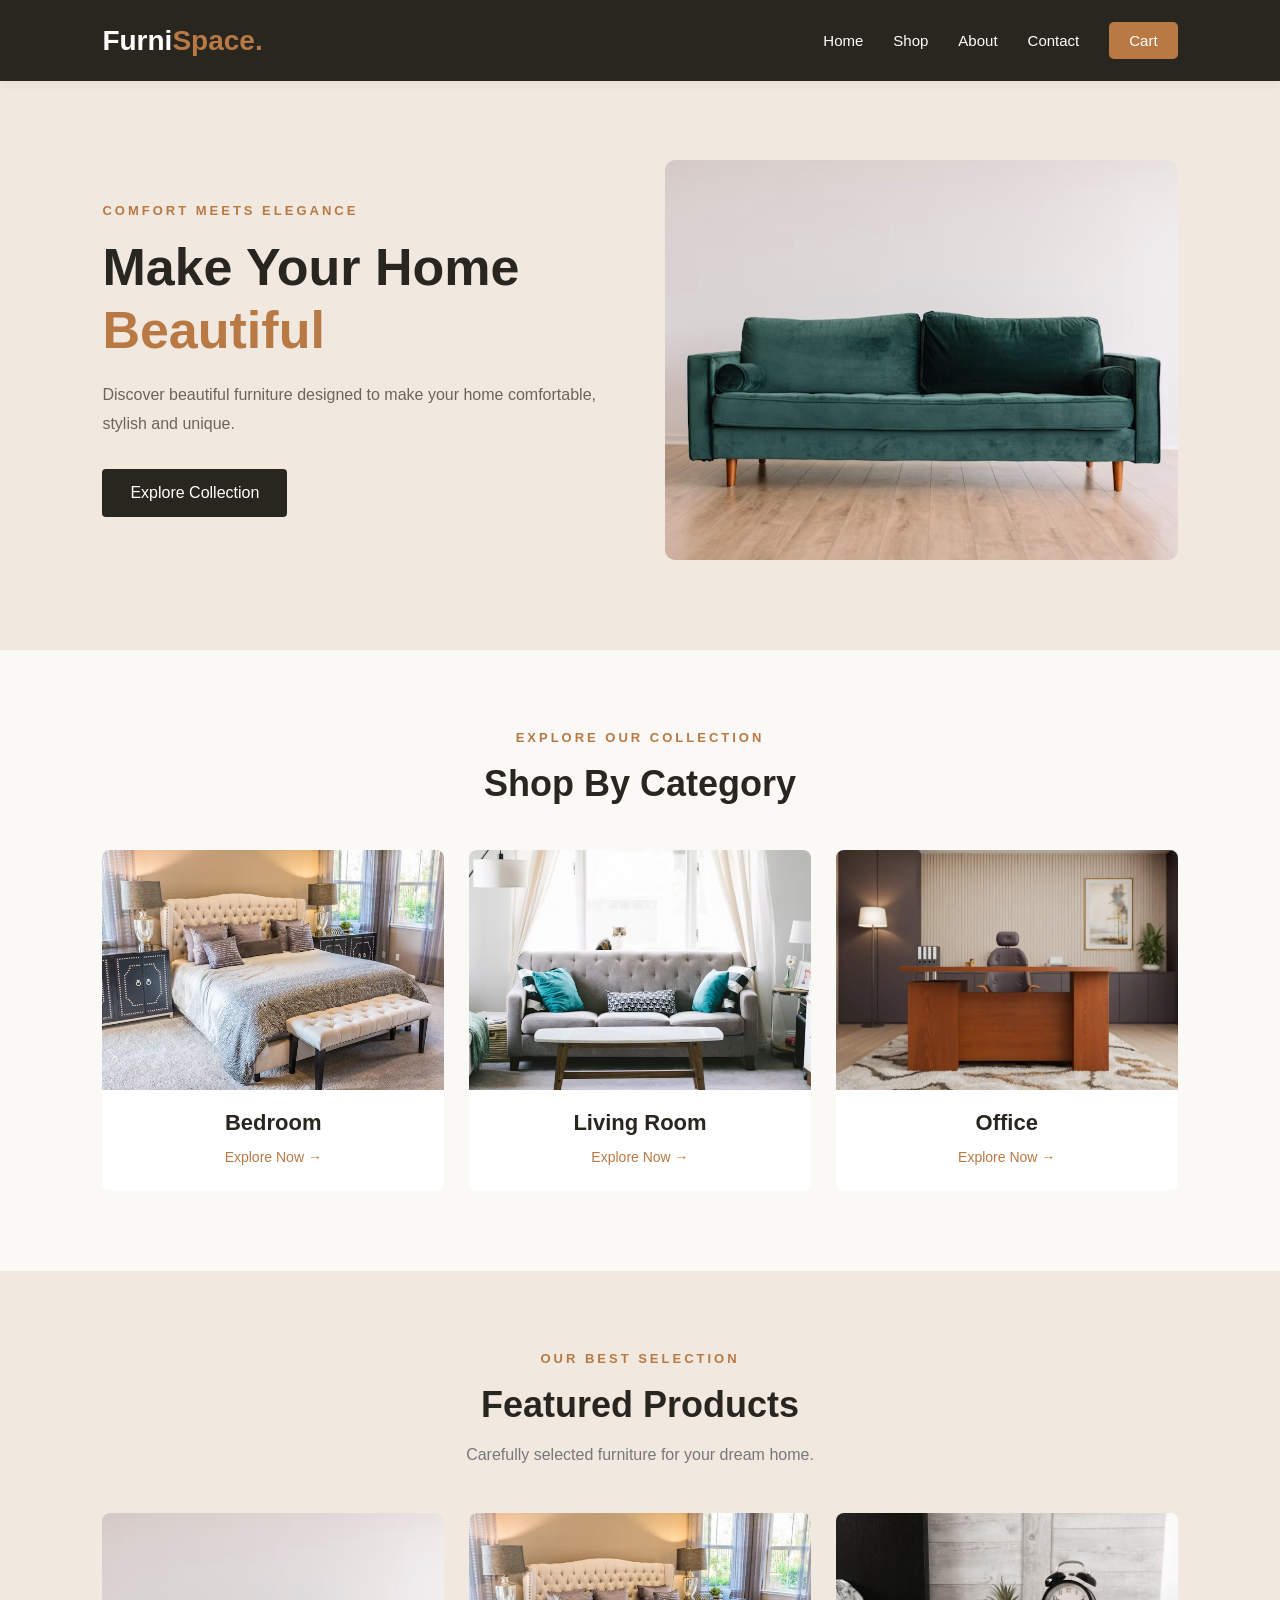
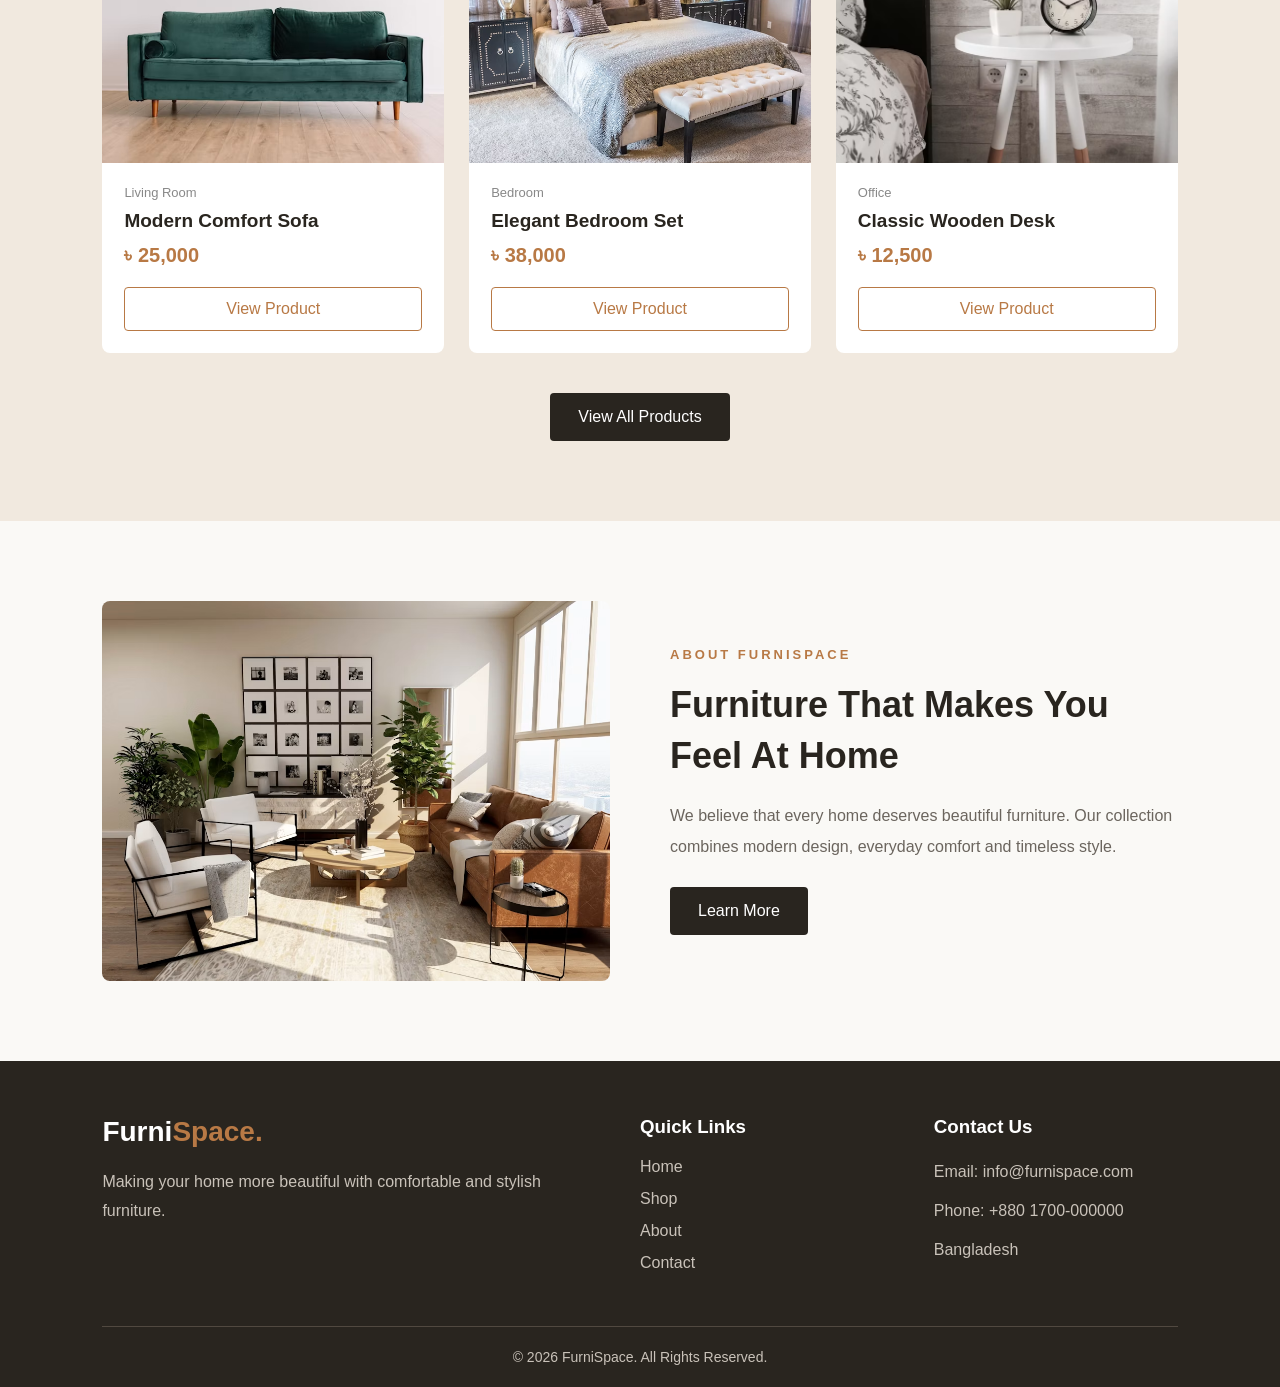
<file: index.html>
<!DOCTYPE html>
<html lang="en">
<head>
    <meta charset="UTF-8">
    <meta name="viewport" content="width=device-width, initial-scale=1.0">
    <title>FurniSpace Home</title>
    <link rel="stylesheet" href="project3.css">
    <link rel="icon" href="FurniSpace Logo.png">
</head>
<body>

    <header>
        <nav class="navbar">

            <a href="#home" class="logo">Furni<span>Space.</span></a>

            <div class="nav-links">
                <a href="#home">Home</a>
                <a href="shop.html">Shop</a>
                <a href="about.html">About</a>
                <a href="contact.html">Contact</a>
                <a href="cart.html" class="cart">Cart</a>
            </div>

        </nav>

    </header>

    <section class="hero" id="home">

        <div class="hero-content">

            <p class="subtitle">COMFORT MEETS ELEGANCE</p>

            <h1>Make Your Home <span>Beautiful</span></h1>

            <p class="hero-text">
                Discover beautiful furniture designed to make
                your home comfortable, stylish and unique.
            </p>

            <a href="shop.html#shop-products" class="btn">Explore Collection</a>

        </div>

        <div class="hero-image">
            <img src="ph1.avif" alt="">
        </div>

    </section>

    <section class="categories">

        <div class="section-title">
            <p class="subtitle">EXPLORE OUR COLLECTION</p>
            <h2>Shop By Category</h2>
        </div>

        <div class="category-container">

            <div class="category-card">
                <img src="ph2.avif" alt="">
                <h3>Bedroom</h3>
                <a href="shop.html#shop-products">Explore Now →</a>
            </div>

            <div class="category-card">
                <img src="ph3.avif" alt="">
                <h3>Living Room</h3>
                <a href="shop.html#shop-products">Explore Now →</a>
            </div>

            <div class="category-card">
                <img src="ph9.webp" alt="">
                <h3>Office</h3>
                <a href="shop.html#shop-products">Explore Now →</a>
            </div>

        </div>

    </section>

    <section class="products">

        <div class="section-title">
            <p class="subtitle">OUR BEST SELECTION</p>
            <h2>Featured Products</h2>
            <p class="description">
                Carefully selected furniture for your dream home.
            </p>
        </div>

        <div class="product-container">

            <div class="product-card">
                <img src="ph5.avif" alt="">

                <div class="product-info">
                    <p class="product-category">Living Room</p>
                    <h3>Modern Comfort Sofa</h3>
                    <p class="price">৳ 25,000</p>
                    <a href="shop.html#shop-products" class="product-btn">View Product</a>
                </div>
            </div>

            <div class="product-card">
                <img src="ph6.avif" alt="">

                <div class="product-info">
                    <p class="product-category">Bedroom</p>
                    <h3>Elegant Bedroom Set</h3>
                    <p class="price">৳ 38,000</p>
                    <a href="shop.html#shop-products" class="product-btn">View Product</a>
                </div>
            </div>

            <div class="product-card">
                <img src="ph7.avif" alt="">

                <div class="product-info">
                    <p class="product-category">Office</p>
                    <h3>Classic Wooden Desk</h3>
                    <p class="price">৳ 12,500</p>
                    <a href="shop.html#shop-products" class="product-btn">View Product</a>
                </div>
            </div>

        </div>

        <div class="view-all">
            <a href="shop.html#shop-products" class="btn">View All Products</a>
        </div>

    </section>

    <section class="about">

        <div class="about-image">
            <img src="ph8.avif" alt="">
        </div>

       <div class="about-content">
    <p class="subtitle">ABOUT FURNISPACE</p>

    <h2>Furniture That Makes You Feel At Home</h2>

    <p class="about-text">
        We believe that every home deserves beautiful
        furniture. Our collection combines modern design,
        everyday comfort and timeless style.
    </p>

    <a href="about.html" class="btn">Learn More</a>

        </div>

    </section>

    <footer>

        <div class="footer-container">

            <div class="footer-about">
                <a href="index.html" class="logo">Furni<span>Space.</span></a>

                <p>
                    Making your home more beautiful with
                    comfortable and stylish furniture.
                </p>
            </div>

            <div class="footer-links">
                <h3>Quick Links</h3>
                <a href="#home">Home</a>
                <a href="shop.html">Shop</a>
                <a href="about.html">About</a>
                <a href="contact.html">Contact</a>
            </div>

            <div class="footer-contact">
                <h3>Contact Us</h3>
                <p>Email: info@furnispace.com</p>
                <p>Phone: +880 1700-000000</p>
                <p>Bangladesh</p>
            </div>

        </div>

        <div class="copyright">
            <p>© 2026 FurniSpace. All Rights Reserved.</p>
        </div>

    </footer>

</body>
</html>
</file>
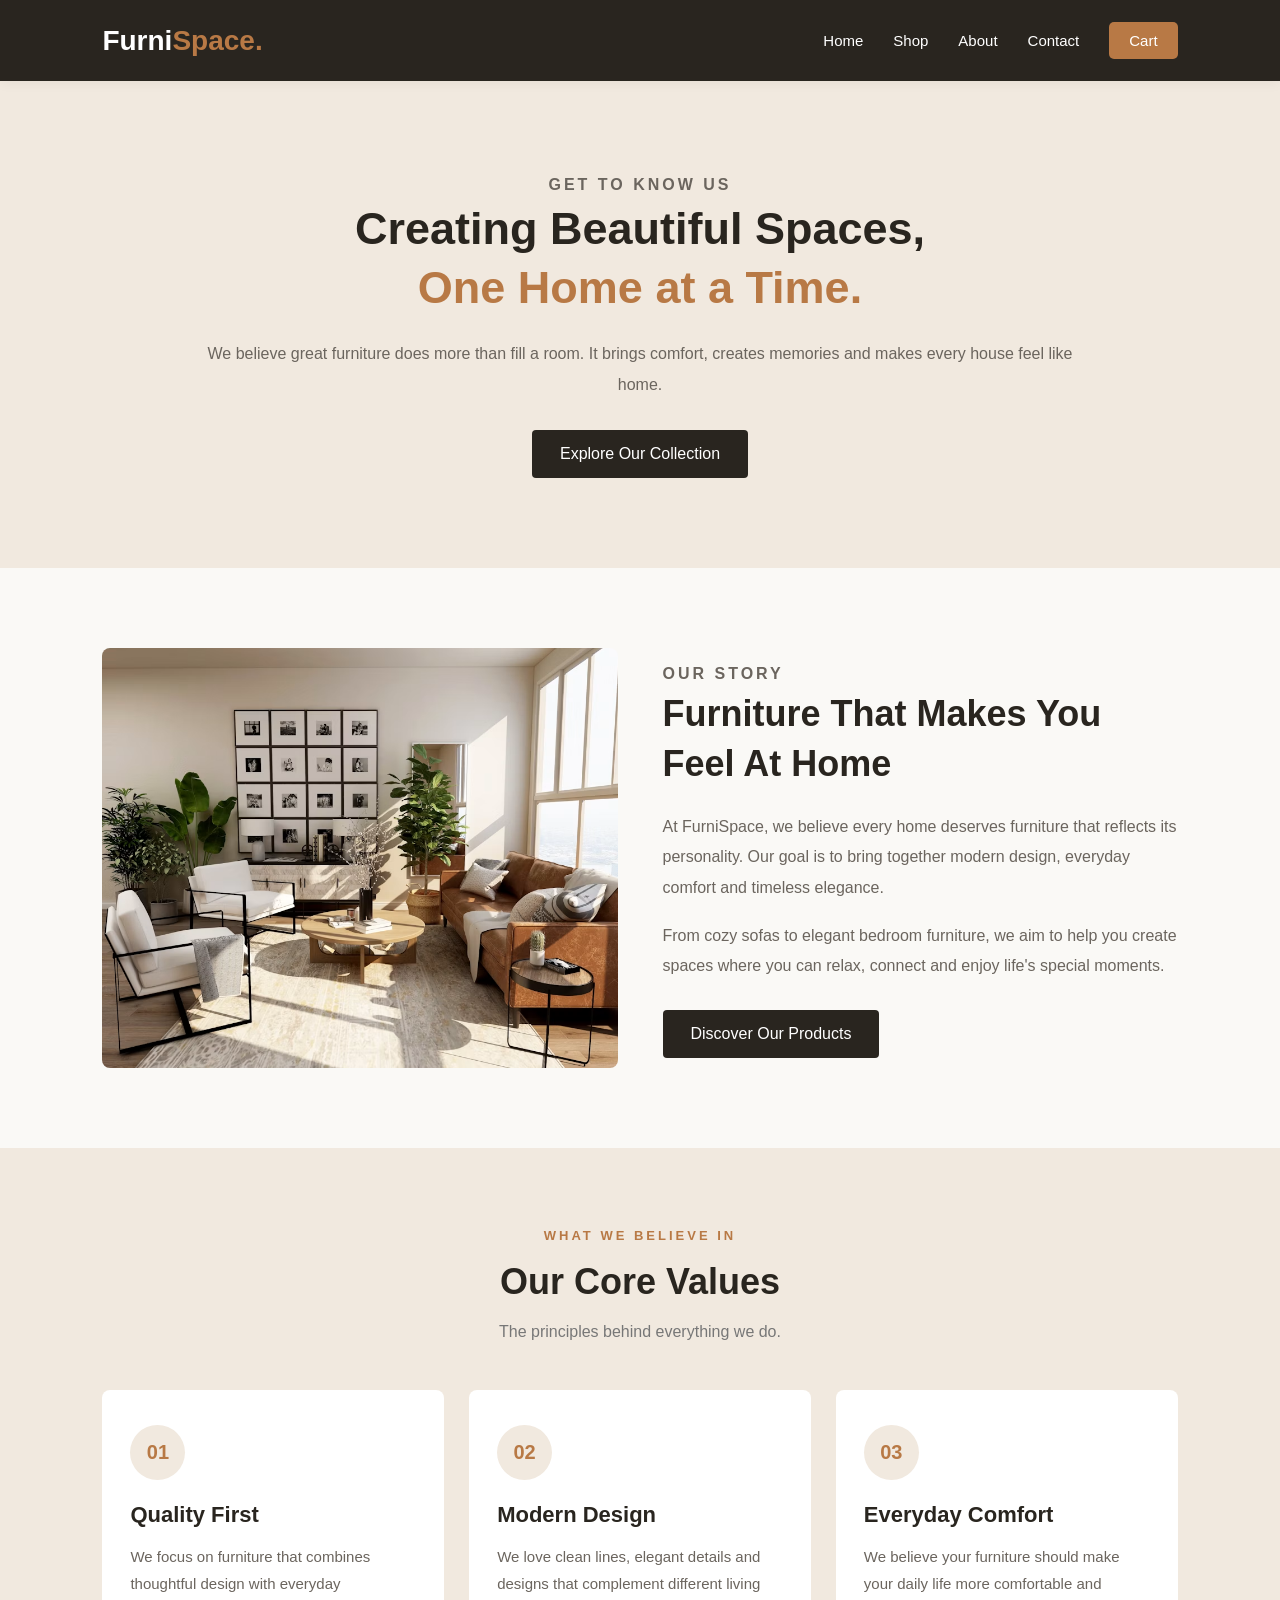
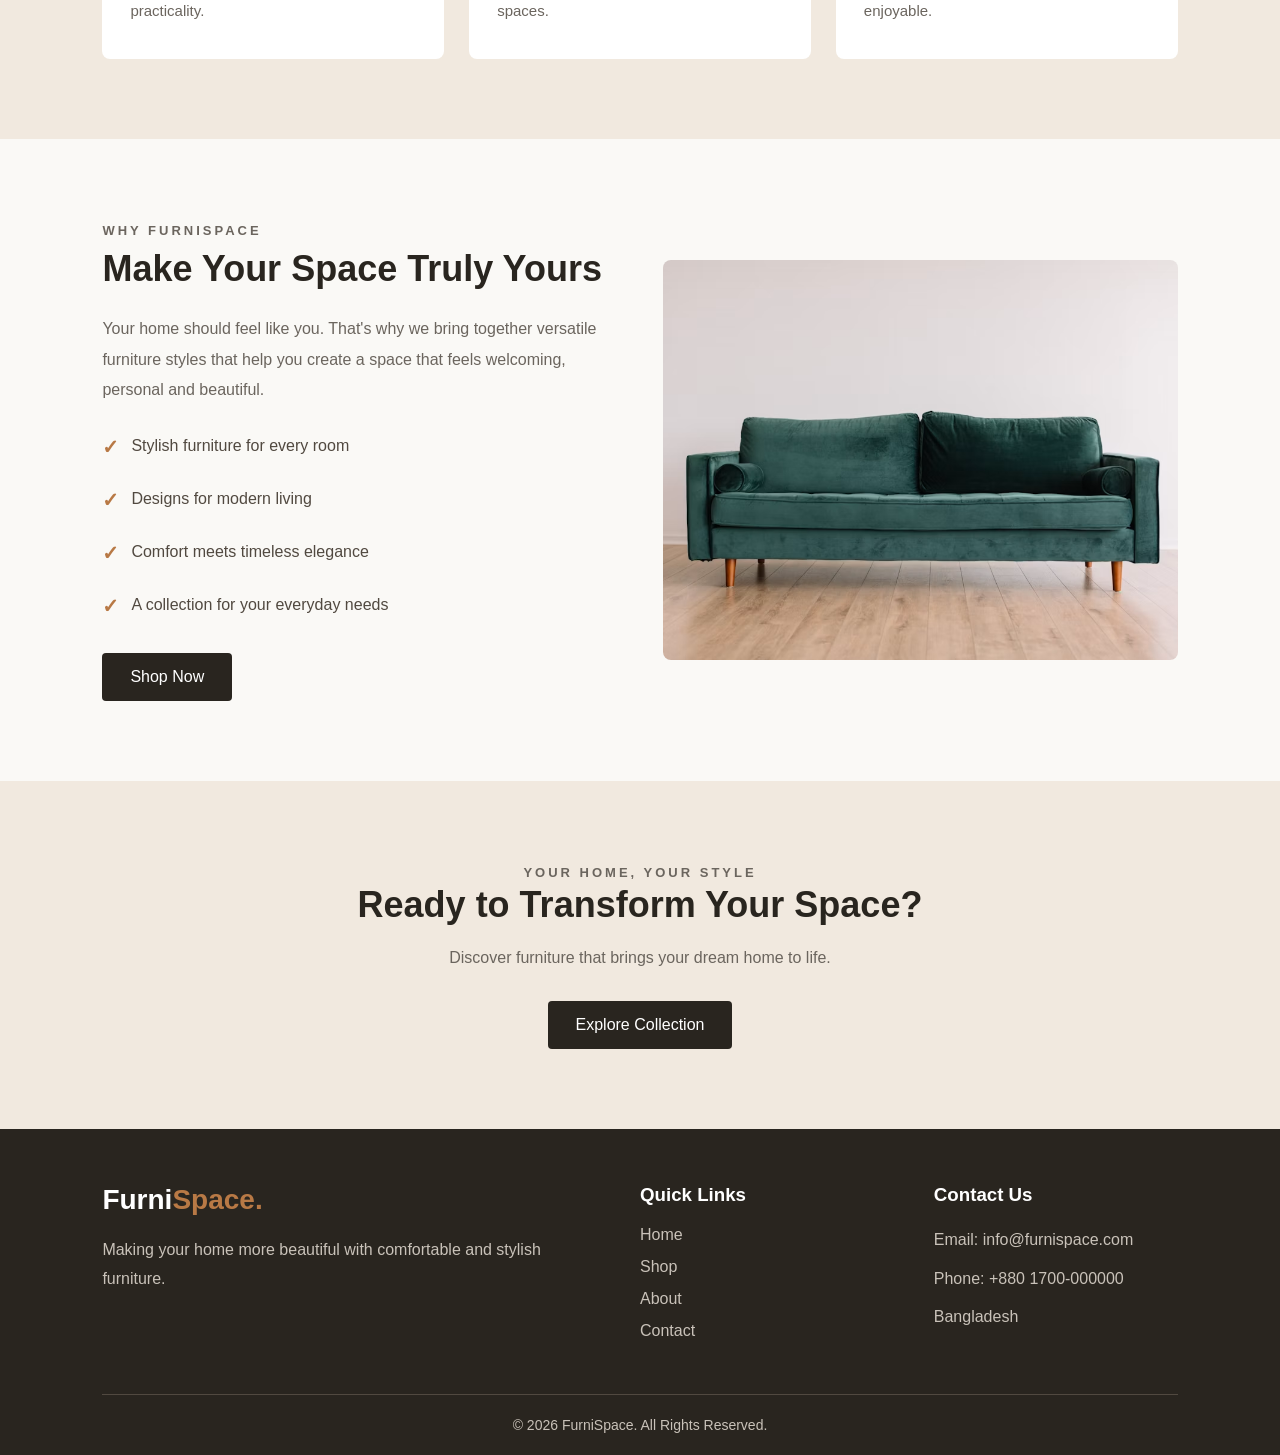
<file: about.html>
<!DOCTYPE html>
<html lang="en">
<head>
    <meta charset="UTF-8">
    <meta name="viewport" content="width=device-width, initial-scale=1.0">
    <title>FurniSpace About</title>
    <link rel="stylesheet" href="project3.css">
    <link rel="stylesheet" href="about.css">
    <link rel="icon" href="FurniSpace Logo.png">
</head>
<body>

    <header>
        <nav class="navbar">

            <a href="index.html" class="logo">Furni<span>Space.</span></a>

            <div class="nav-links">
                <a href="index.html">Home</a>
                <a href="shop.html">Shop</a>
                <a href="#about">About</a>
                <a href="contact.html">Contact</a>
                <a href="cart.html" class="cart">Cart</a>
            </div>

        </nav>

    </header>

    <section class="about-banner" id="about">

        <div class="about-banner-content">

            <p class="subtitle">GET TO KNOW US</p>

            <h1>Creating Beautiful Spaces, <span>One Home at a Time.</span></h1>

            <p>
                We believe great furniture does more than fill a room.
                It brings comfort, creates memories and makes every
                house feel like home.
            </p>

            <a href="shop.html#shop-products" class="btn">Explore Our Collection</a>

        </div>

    </section>

    <section class="our-story">

        <div class="story-image">
            <img src="ph8.avif" alt="Beautiful modern furniture interior">
        </div>

        <div class="story-content">

            <p class="subtitle">OUR STORY</p>

            <h2>Furniture That Makes You Feel At Home</h2>

            <p>
                At FurniSpace, we believe every home deserves furniture
                that reflects its personality. Our goal is to bring
                together modern design, everyday comfort and timeless
                elegance.
            </p>

            <p>
                From cozy sofas to elegant bedroom furniture, we aim
                to help you create spaces where you can relax, connect
                and enjoy life's special moments.
            </p>

            <a href="shop.html#shop-products" class="btn">Discover Our Products</a>

        </div>

    </section>

    <section class="our-values">

        <div class="section-title">

            <p class="subtitle">WHAT WE BELIEVE IN</p>

            <h2>Our Core Values</h2>

            <p class="description">
                The principles behind everything we do.
            </p>

        </div>

        <div class="values-container">

            <div class="value-card">

                <div class="value-icon">01</div>

                <h3>Quality First</h3>

                <p>
                    We focus on furniture that combines thoughtful
                    design with everyday practicality.
                </p>

            </div>

            <div class="value-card">

                <div class="value-icon">02</div>

                <h3>Modern Design</h3>

                <p>
                    We love clean lines, elegant details and designs
                    that complement different living spaces.
                </p>

            </div>

            <div class="value-card">

                <div class="value-icon">03</div>

                <h3>Everyday Comfort</h3>

                <p>
                    We believe your furniture should make your daily
                    life more comfortable and enjoyable.
                </p>

            </div>

        </div>

    </section>

    <section class="why-us">

        <div class="why-content">

            <p class="subtitle">WHY FURNISPACE</p>

            <h2>Make Your Space Truly Yours</h2>

            <p>
                Your home should feel like you. That's why we bring
                together versatile furniture styles that help you
                create a space that feels welcoming, personal and
                beautiful.
            </p>

            <div class="why-points">
                <p><span>✓</span> Stylish furniture for every room</p>
                <p><span>✓</span> Designs for modern living</p>
                <p><span>✓</span> Comfort meets timeless elegance</p>
                <p><span>✓</span> A collection for your everyday needs</p>
            </div>

            <a href="shop.html#shop-products" class="btn">Shop Now</a>

        </div>

        <div class="why-image">

            <img src="ph1.avif" alt="Elegant furniture in a modern home">

        </div>

    </section>

    <section class="about-cta">

        <p class="subtitle">YOUR HOME, YOUR STYLE</p>

        <h2>Ready to Transform Your Space?</h2>

        <p>
            Discover furniture that brings your dream home to life.
        </p>

        <a href="shop.html#shop-products" class="btn">Explore Collection</a>

    </section>

    <footer>

        <div class="footer-container">

            <div class="footer-about">

                <a href="index.html" class="logo">Furni<span>Space.</span></a>

                <p>
                    Making your home more beautiful with
                    comfortable and stylish furniture.
                </p>

            </div>

            <div class="footer-links">
                <h3>Quick Links</h3>
                <a href="index.html">Home</a>
                <a href="shop.html">Shop</a>
                <a href="#about">About</a>
                <a href="contact.html">Contact</a>
            </div>

            <div class="footer-contact">
                <h3>Contact Us</h3>
                <p>Email: info@furnispace.com</p>
                <p>Phone: +880 1700-000000</p>
                <p>Bangladesh</p>
            </div>

        </div>

        <div class="copyright">

            <p>© 2026 FurniSpace. All Rights Reserved.</p>

        </div>

    </footer>

</body>
</html>
</file>
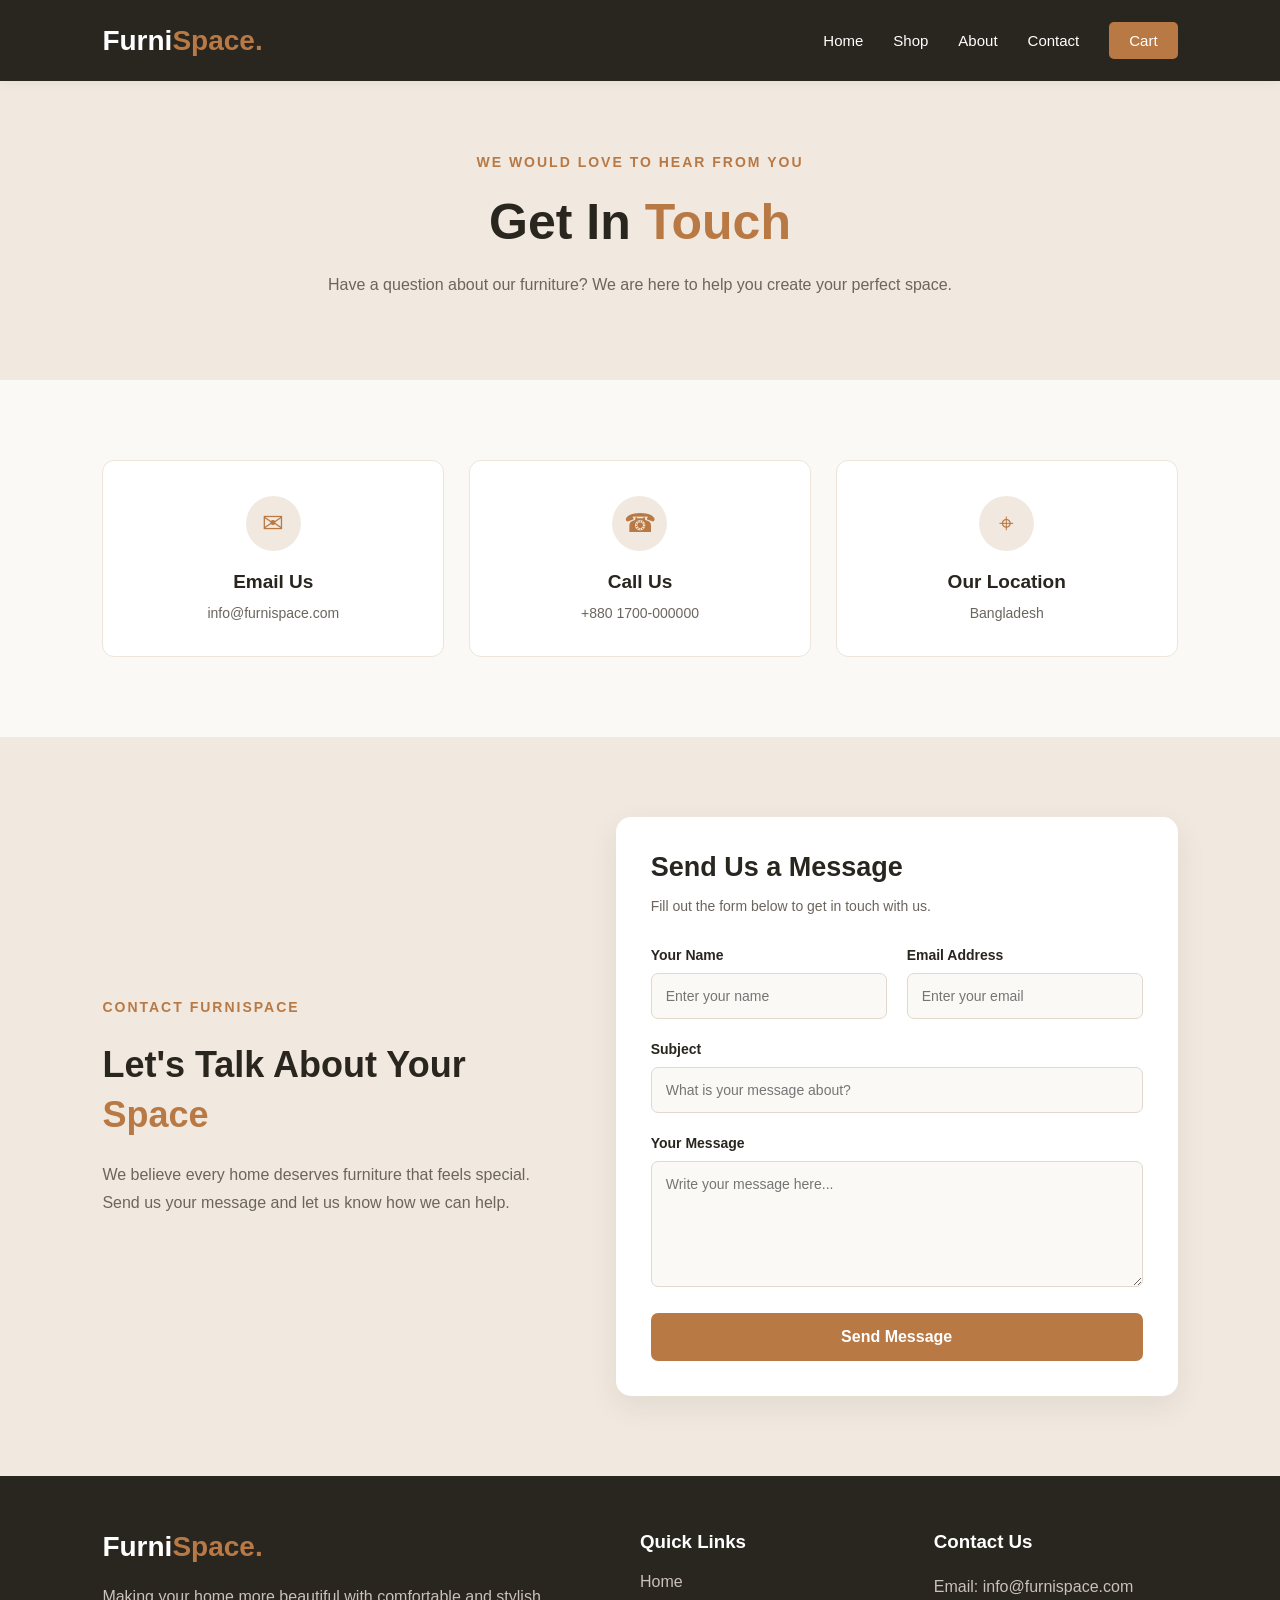
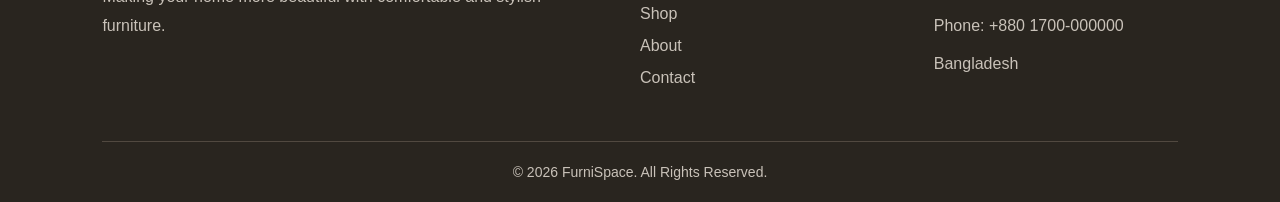
<file: contact.html>
<!DOCTYPE html>
<html lang="en">
<head>
    <meta charset="UTF-8">
    <meta name="viewport" content="width=device-width, initial-scale=1.0">
    <title>FurniSpace Contact</title>
    <link rel="stylesheet" href="project3.css">
    <link rel="stylesheet" href="contact.css">
    <link rel="icon" href="FurniSpace Logo.png">
</head>
<body>

    <header>
        <nav class="navbar">

            <a href="index.html" class="logo">Furni<span>Space.</span></a>

            <div class="nav-links">
                <a href="index.html">Home</a>
                <a href="shop.html">Shop</a>
                <a href="about.html">About</a>
                <a href="#contact">Contact</a>
                <a href="cart.html" class="cart">Cart</a>
            </div>

        </nav>

    </header>

    <section class="contact-banner" id="contact">
        <p class="subtitle">WE WOULD LOVE TO HEAR FROM YOU</p>

        <h1>Get In <span>Touch</span></h1>

        <p>
            Have a question about our furniture?
            We are here to help you create your perfect space.
        </p>
    </section>

    <section class="contact-info">

        <div class="contact-info-card">
            <div class="contact-icon">✉</div>
            <h3>Email Us</h3>
            <p>info@furnispace.com</p>
        </div>

        <div class="contact-info-card">
            <div class="contact-icon">☎</div>
            <h3>Call Us</h3>
            <p>+880 1700-000000</p>
        </div>

        <div class="contact-info-card">
            <div class="contact-icon">⌖</div>
            <h3>Our Location</h3>
            <p>Bangladesh</p>
        </div>

    </section>

    <section class="contact-section">

        <div class="contact-content">

            <div class="contact-text">
                <p class="subtitle">CONTACT FURNISPACE</p>

                <h2>Let's Talk About Your <span>Space</span></h2>

                <p>
                    We believe every home deserves furniture
                    that feels special. Send us your message
                    and let us know how we can help.
                </p>
            </div>

            <div class="contact-form-box">

                <h2>Send Us a Message</h2>

                <p class="form-description">
                    Fill out the form below to get in touch with us.
                </p>

                <form action="#" method="post">

                    <div class="form-row">

                        <div class="form-group">
                            <label for="name">Your Name</label>
                            <input type="text" id="name"
                                name="name"
                                placeholder="Enter your name"
                                required>
                        </div>

                        <div class="form-group">
                            <label for="email">Email Address</label>
                            <input type="email" id="email"
                                name="email"
                                placeholder="Enter your email"
                                required>
                        </div>

                    </div>

                    <div class="form-group">
                        <label for="subject">Subject</label>
                        <input type="text" id="subject"
                            name="subject"
                            placeholder="What is your message about?"
                            required>
                    </div>

                    <div class="form-group">
                        <label for="message">Your Message</label>
                        <textarea id="message"
                            name="message"
                            rows="6"
                            placeholder="Write your message here..."
                            required></textarea>
                    </div>


                    <button type="submit" class="contact-btn">
                        Send Message
                    </button>

                </form>

            </div>

        </div>

    </section>

    <footer>
        <div class="footer-container">

            <div class="footer-about">
                <a href="index.html" class="logo">Furni<span>Space.</span></a>

                <p>
                    Making your home more beautiful with
                    comfortable and stylish furniture.
                </p>
            </div>

            <div class="footer-links">
                <h3>Quick Links</h3>
                <a href="index.html">Home</a>
                <a href="shop.html">Shop</a>
                <a href="about.html">About</a>
                <a href="#contact">Contact</a>
            </div>

            <div class="footer-contact">
                <h3>Contact Us</h3>
                <p>Email: info@furnispace.com</p>
                <p>Phone: +880 1700-000000</p>
                <p>Bangladesh</p>
            </div>

        </div>

        <div class="copyright">
            <p>© 2026 FurniSpace. All Rights Reserved.</p>
        </div>

    </footer>

</body>
</html>
</file>
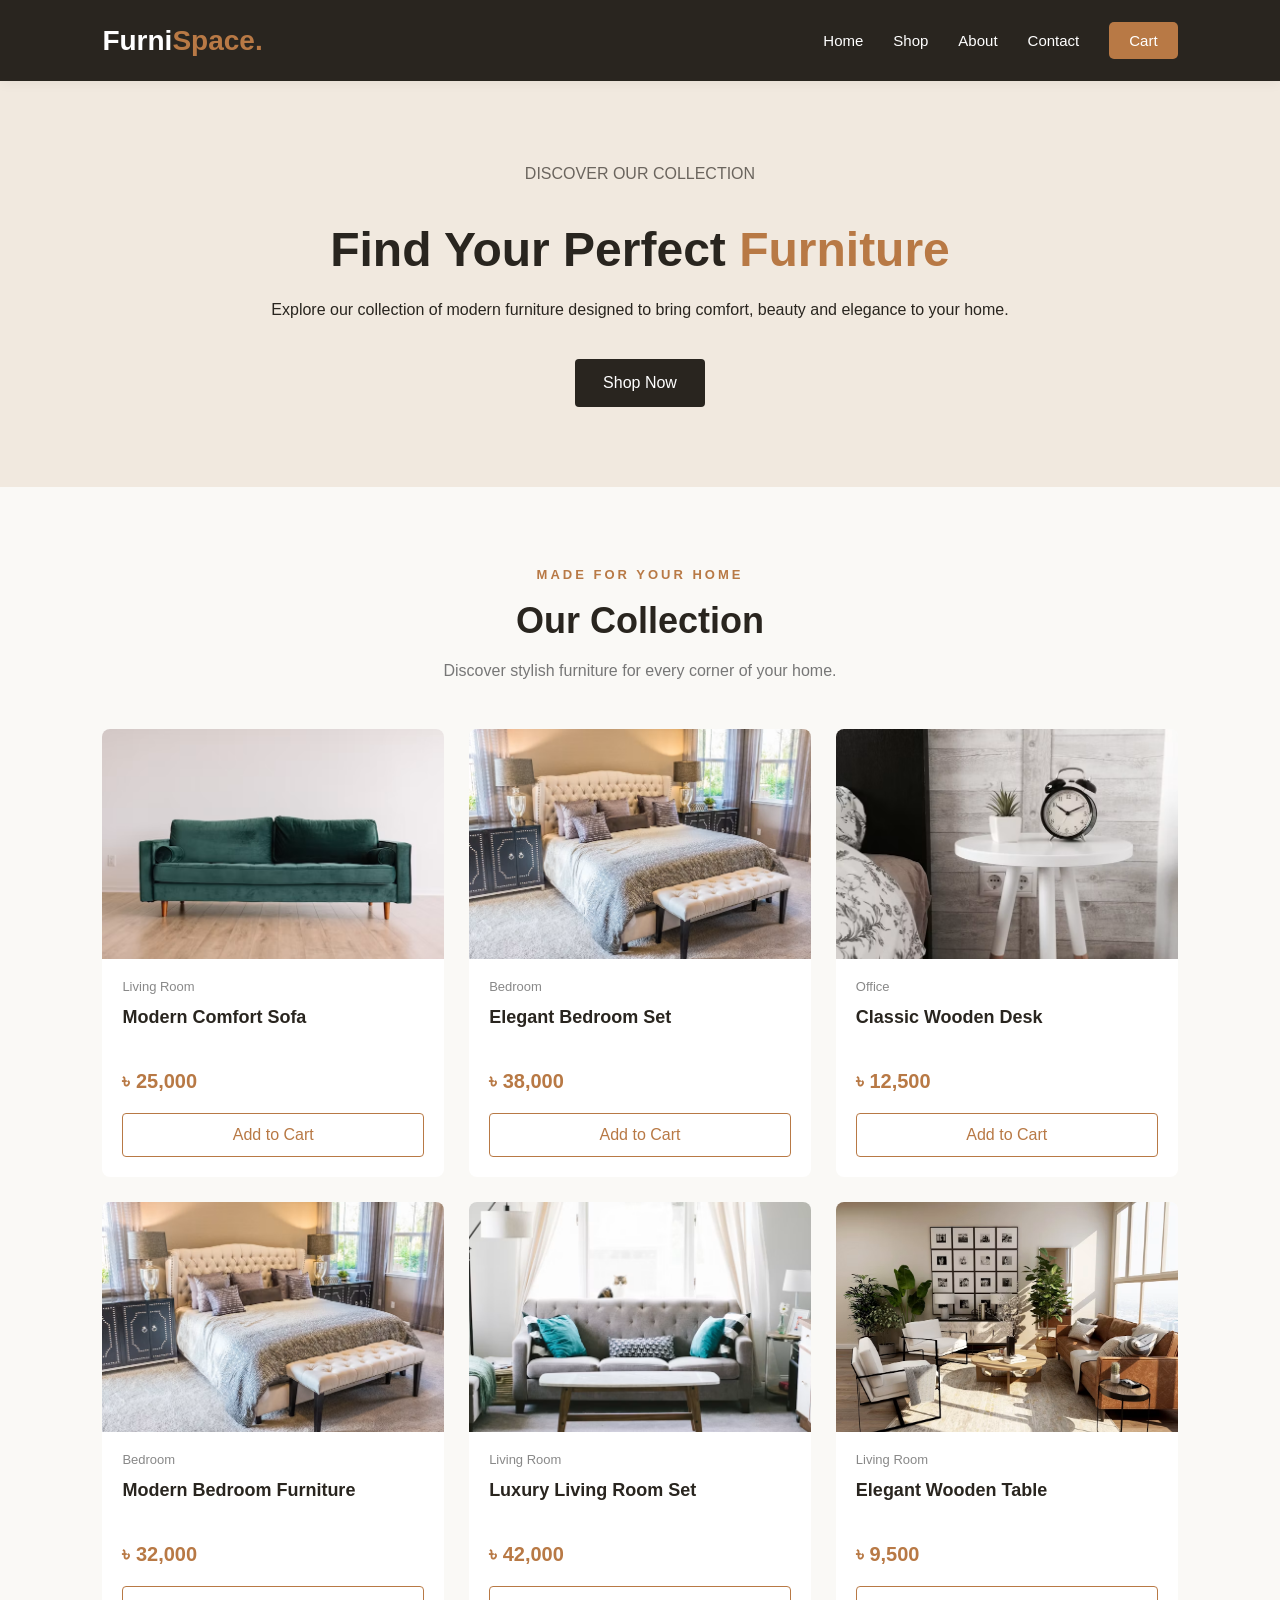
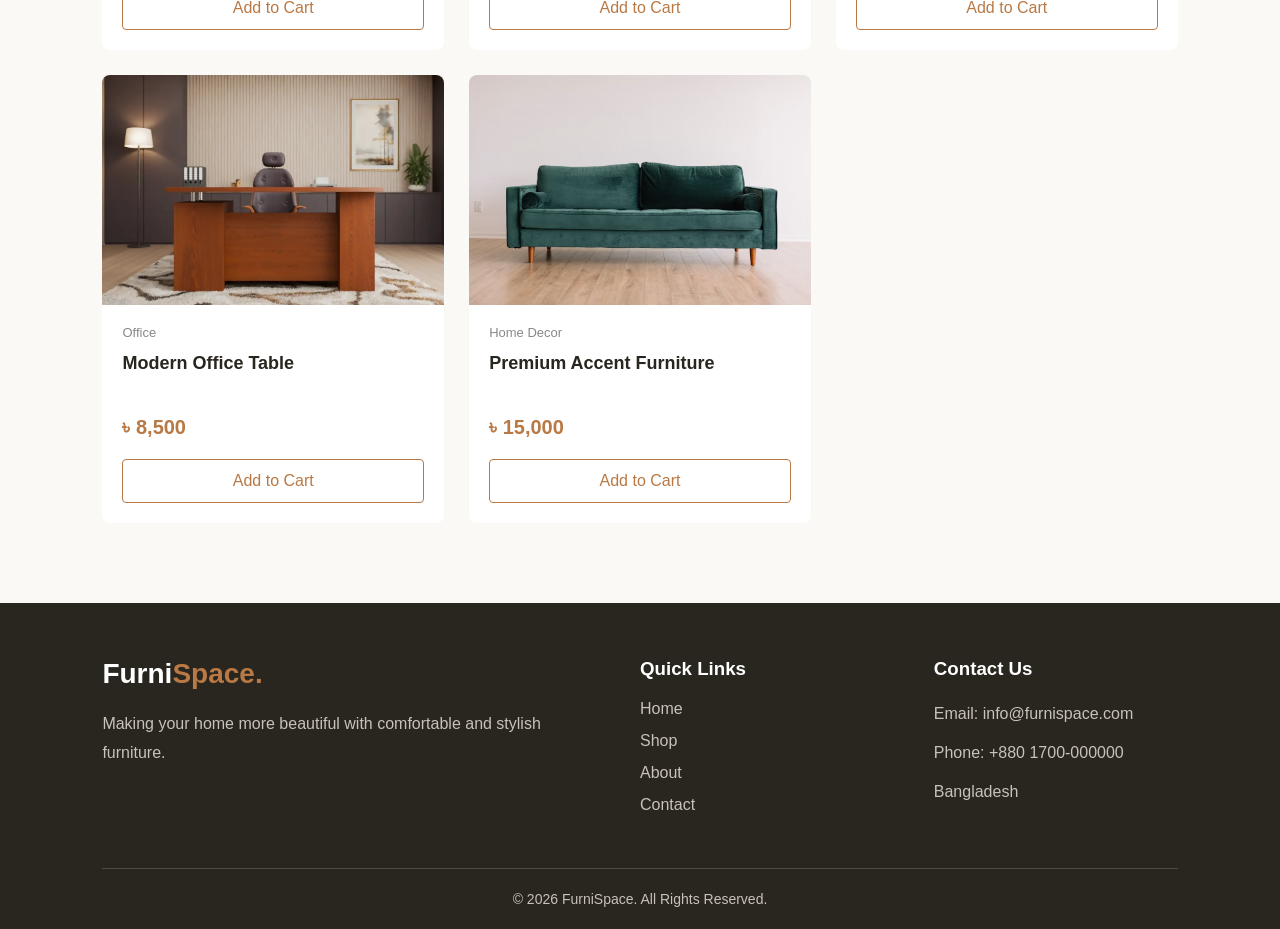
<file: shop.html>
<!DOCTYPE html>
<html lang="en">
<head>
    <meta charset="UTF-8">
    <meta name="viewport" content="width=device-width, initial-scale=1.0">
    <title>FurniSpace Shop</title>
    <link rel="stylesheet" href="project3.css">
    <link rel="stylesheet" href="shop.css">
    <link rel="icon" href="FurniSpace Logo.png">
</head>
<body>

    <header>
        <nav class="navbar">

            <a href="index.html" class="logo">Furni<span>Space.</span></a>

            <div class="nav-links">
                <a href="index.html">Home</a>
                <a href="#shop">Shop</a>
                <a href="about.html">About</a>
                <a href="contact.html">Contact</a>
                <a href="cart.html" class="cart">Cart</a>
            </div>

        </nav>

    </header>

    <section class="shop-banner" id="shop">

        <div class="shop-banner-content">

            <p class="description">DISCOVER OUR COLLECTION</p>

            <h1>Find Your Perfect <span>Furniture</span></h1>

            <p>
                Explore our collection of modern furniture
                designed to bring comfort, beauty and elegance
                to your home.
            </p>

            <a href="#shop-products" class="btn">Shop Now</a>

        </div>

    </section>

    <section class="shop-products" id="shop-products">

        <div class="section-title">

            <p class="subtitle">MADE FOR YOUR HOME</p>

            <h2>Our Collection</h2>

            <p class="description">
                Discover stylish furniture for every corner of your home.
            </p>

        </div>

        <div class="product-container shop-product-container">

            <div class="product-card">

                <img src="ph5.avif" alt="Modern Comfort Sofa">

                <div class="product-info">

                    <p class="product-category">Living Room</p>

                    <h3>Modern Comfort Sofa</h3>

                    <p class="price">৳ 25,000</p>

                    <a href="cart.html" class="product-btn">Add to Cart</a>

                </div>

            </div>

            <div class="product-card">

                <img src="ph6.avif" alt="Elegant Bedroom Set">

                <div class="product-info">

                    <p class="product-category">Bedroom</p>

                    <h3>Elegant Bedroom Set</h3>

                    <p class="price">৳ 38,000</p>

                    <a href="cart.html" class="product-btn">Add to Cart</a>

                </div>

            </div>

            <div class="product-card">

                <img src="ph7.avif" alt="Classic Wooden Desk">

                <div class="product-info">

                    <p class="product-category">Office</p>

                    <h3>Classic Wooden Desk</h3>

                    <p class="price">৳ 12,500</p>

                    <a href="cart.html" class="product-btn">Add to Cart</a>

                </div>

            </div>

            <div class="product-card">

                <img src="ph2.avif" alt="Modern Bedroom Furniture">

                <div class="product-info">

                    <p class="product-category">Bedroom</p>

                    <h3>Modern Bedroom Furniture</h3>

                    <p class="price">৳ 32,000</p>

                    <a href="cart.html" class="product-btn">Add to Cart</a>

                </div>

            </div>

            <div class="product-card">

                <img src="ph3.avif" alt="Luxury Living Room Furniture">

                <div class="product-info">

                    <p class="product-category">Living Room</p>

                    <h3>Luxury Living Room Set</h3>

                    <p class="price">৳ 42,000</p>

                    <a href="cart.html" class="product-btn">Add to Cart</a>

                </div>

            </div>

            <div class="product-card">

                <img src="ph8.avif" alt="Elegant Wooden Furniture">

                <div class="product-info">

                    <p class="product-category">Living Room</p>

                    <h3>Elegant Wooden Table</h3>

                    <p class="price">৳ 9,500</p>

                    <a href="cart.html" class="product-btn">Add to Cart</a>

                </div>

            </div>

            <div class="product-card">

                <img src="ph9.webp" alt="Modern Office Furniture">

                <div class="product-info">

                    <p class="product-category">Office</p>

                    <h3>Modern Office Table</h3>

                    <p class="price">৳ 8,500</p>

                    <a href="cart.html" class="product-btn">Add to Cart</a>

                </div>

            </div>

            <div class="product-card">

                <img src="ph1.avif" alt="Premium Home Furniture">

                <div class="product-info">

                    <p class="product-category">Home Decor</p>

                    <h3>Premium Accent Furniture</h3>

                    <p class="price">৳ 15,000</p>

                    <a href="cart.html" class="product-btn">Add to Cart</a>

                </div>

            </div>

        </div>

    </section>

    <footer>

        <div class="footer-container">

            <div class="footer-about">

                <a href="index.html" class="logo">Furni<span>Space.</span></a>

                <p>
                    Making your home more beautiful with
                    comfortable and stylish furniture.
                </p>

            </div>


            <div class="footer-links">
                <h3>Quick Links</h3>
                <a href="index.html">Home</a>
                <a href="#shop">Shop</a>
                <a href="about.html">About</a>
                <a href="contact.html">Contact</a>
            </div>

            <div class="footer-contact">
                <h3>Contact Us</h3>
                <p>Email: info@furnispace.com</p>
                <p>Phone: +880 1700-000000</p>
                <p>Bangladesh</p>
            </div>

        </div>

        <div class="copyright">

            <p>© 2026 FurniSpace. All Rights Reserved.</p>

        </div>

    </footer>

</body>
</html>
</file>
<file: project3.css>
* {
    margin: 0;
    padding: 0;
    box-sizing: border-box;
}

body {
    font-family: Arial, sans-serif;
    background: #faf9f6;
    color: #29251f;
}

html{
    scroll-behavior: smooth;
}

a {
    text-decoration: none;
    color: inherit;
}

img {
    width: 100%;
    display: block;
}

section {
    padding: 80px 8%;
}

header {
    width: 100%;
    background: #29251f;
    position: fixed;
    top: 0;
    left: 0;
    z-index: 1000;
    box-shadow: 0 2px 12px #0000000d;
}

.navbar {
    display: flex;
    justify-content: space-between;
    align-items: center;
    padding: 22px 8%;
}

.logo {
    font-size: 28px;
    font-weight: bold;
    color: #ffffff;
}

.logo span {
    color: #b87945;
}

.nav-links {
    display: flex;
    align-items: center;
    gap: 30px;
}

.nav-links a {
    color: #ffffff;
    font-size: 15px;
    transition: 0.3s;
}

.nav-links a:hover, .nav-links .active {
    color: #b87945;
}

.nav-links .cart {
    background: #b87945;
    color: white;
    padding: 10px 20px;
    border-radius: 5px;
    transition: 0.3s;
}

.nav-links .cart:hover {
    background: #8e5930;
}

.hero {
    display: flex;
    align-items: center;
    justify-content: space-between;
    gap: 50px;
    padding-top: 150px;
    min-height: 650px;
    background: #f1e9df;
}

.hero-content {
    width: 50%;
}

.subtitle {
    color: #b87945;
    font-size: 13px;
    font-weight: bold;
    letter-spacing: 3px;
    margin-bottom: 18px;
}

.hero h1 {
    font-size: 55px;
    line-height: 1.2;
    margin-bottom: 20px;
}

.hero h1 span {
    color: #b87945;
}

.hero-text {
    font-size: 16px;
    line-height: 1.8;
    color: #6b655e;
    margin-bottom: 30px;
}

.btn {
    display: inline-block;
    background: #29251f;
    color: white;
    padding: 15px 28px;
    border-radius: 4px;
    transition: 0.3s;
}

.btn:hover {
    background: #b87945;
}

.hero-image {
    width: 50%;
}

.hero-image img {
    height: 400px;
    border-radius: 10px;
    object-fit: cover;
}

.section-title {
    text-align: center;
    margin-bottom: 45px;
}

.section-title h2 {
    font-size: 36px;
    margin-bottom: 15px;
}

.description {
    color: #777;
    line-height: 1.7;
}

.category-container {
    display: grid;
    grid-template-columns: repeat(3, 1fr);
    gap: 25px;
}

.category-card {
    background: white;
    padding-bottom: 25px;
    text-align: center;
    border-radius: 8px;
    overflow: hidden;
    transition: 0.3s;
}

.category-card:hover {
    transform: translateY(-5px);
    box-shadow: 0 10px 25px #00000012;
}

.category-card img {
    height: 240px;
    object-fit: cover;
    margin-bottom: 20px;
}

.category-card h3 {
    font-size: 22px;
    margin-bottom: 12px;
}

.category-card a {
    color: #b87945;
    font-size: 14px;
}

.products {
    background: #f1e9df;
}

.product-container {
    display: grid;
    grid-template-columns: repeat(3, 1fr);
    gap: 25px;
}

.product-card {
    background: white;
    border-radius: 8px;
    overflow: hidden;
    transition: 0.3s;
}

.product-card:hover {
    transform: translateY(-5px);
    box-shadow: 0 10px 25px #00000015;
}

.product-card img {
    height: 250px;
    object-fit: cover;
}

.product-info {
    padding: 22px;
}

.product-category {
    font-size: 13px;
    color: #888;
    margin-bottom: 10px;
}

.product-info h3 {
    font-size: 19px;
    margin-bottom: 12px;
}

.price {
    color: #b87945;
    font-size: 20px;
    font-weight: bold;
    margin-bottom: 20px;
}

.product-btn {
    display: block;
    text-align: center;
    padding: 12px;
    border: 1px solid #b87945;
    color: #b87945;
    border-radius: 4px;
    transition: 0.3s;
}

.product-btn:hover {
    background: #b87945;
    color: white;
}

.view-all {
    text-align: center;
    margin-top: 40px;
}

.about {
    display: flex;
    align-items: center;
    gap: 60px;
}

.about-image {
    width: 50%;
}

.about-image img {
    height: 380px;
    object-fit: cover;
    border-radius: 8px;
}

.about-content {
    width: 50%;
}

.about-content h2 {
    font-size: 36px;
    line-height: 1.4;
    margin-bottom: 20px;
}

.about-text {
    color: #6b655e;
    font-size: 16px;
    line-height: 1.9;
    margin-bottom: 25px;
}

footer {
    background: #29251f;
    color: #ffffff;
    padding: 55px 8% 0;
}

.footer-container {
    display: grid;
    grid-template-columns: 2fr 1fr 1fr;
    gap: 50px;
    padding-bottom: 40px;
}

.footer-about .logo {
    color: white;
    display: inline-block;
    margin-bottom: 20px;
}

.footer-about p, .footer-contact p {
    color: #c9c2b9;
    line-height: 1.8;
    margin-bottom: 10px;
}

.footer-links h3, .footer-contact h3 {
    margin-bottom: 20px;
}

.footer-links a {
    display: block;
    color: #c9c2b9;
    margin-bottom: 14px;
    transition: 0.3s;
}

.footer-links a:hover {
    color: #d9a16c;
}

.copyright {
    border-top: 1px solid #514940;
    text-align: center;
    padding: 22px 0;
    color: #c9c2b9;
    font-size: 14px;
}

@media (max-width: 576px) {

    section {
        padding: 50px 5%;
    }

    .navbar {
        padding: 18px 5%;
        flex-direction: column;
        gap: 18px;
    }

    .logo {
        font-size: 25px;
    }

    .nav-links {
        gap: 13px;
        flex-wrap: wrap;
        justify-content: center;
    }

    .nav-links a {
        font-size: 12px;
    }

    .nav-links .cart {
        padding: 7px 10px;
    }

    .hero {
        flex-direction: column;
        gap: 30px;
        padding: 170px 5% 45px;
    }

    .hero-content, .hero-image, .about-image, .about-content {
        width: 100%;
    }

    .hero h1 {
        font-size: 37px;
    }

    .hero-image img {
        height: 260px;
    }

    .section-title h2, .about-content h2 {
        font-size: 28px;
    }

    .category-container, .product-container {
        grid-template-columns: 1fr;
    }

    .category-card img, .product-card img {
        height: 240px;
    }

    .about {
        flex-direction: column;
        gap: 30px;
    }

    .about-image img {
        height: 260px;
    }

    .footer-container {
        grid-template-columns: 1fr;
        gap: 30px;
    }
}

@media (max-width: 768px) {

    section {
        padding: 60px 6%;
    }

    .navbar {
        padding: 20px 6%;
        gap: 20px;
    }

    .logo {
        font-size: 23px;
    }

    .nav-links {
        gap: 14px;
    }

    .nav-links a {
        font-size: 13px;
    }

    .hero {
        padding-top: 140px;
        gap: 25px;
        min-height: 550px;
    }

    .hero h1 {
        font-size: 38px;
    }

    .hero-image img {
        height: 300px;
    }

    .category-container, .product-container {
        grid-template-columns: repeat(2, 1fr);
    }

    .about {
        gap: 30px;
    }

    .about-content h2 {
        font-size: 28px;
    }

    .footer-container {
        grid-template-columns: repeat(2, 1fr);
        gap: 30px;
    }
}

@media (max-width: 992px) {

    section {
        padding: 70px 6%;
    }

    .navbar {
        padding: 20px 6%;
    }

    .nav-links {
        gap: 20px;
    }

    .hero h1 {
        font-size: 45px;
    }

    .hero-image img {
        height: 340px;
    }

    .category-container, .product-container {
        grid-template-columns: repeat(2, 1fr);
    }

    .about {
        gap: 35px;
    }

    .about-content h2 {
        font-size: 30px;
    }
}

@media (max-width: 1200px) {

    .hero h1 {
        font-size: 48px;
    }

    .category-container, .product-container {
        gap: 20px;
    }

    .about {
        gap: 40px;
    }
}

@media (max-width: 1400px) {

    .hero h1 {
        font-size: 52px;
    }

    .category-container, .product-container {
        gap: 25px;
    }
}
</file>
<file: about.css>
.about-banner {
    padding: 170px 8% 90px;
    background: #f1e9df;
    text-align: center;
}

.about-banner-content {
    max-width: 900px;
    margin: auto;
}

.about-banner h1 {
    font-size: 48px;
    line-height: 1.3;
    margin-bottom: 22px;
}

.about-banner h1 span {
    color: #b87945;
    display: block;
}

.about-banner-content p {
    color: #6b655e;
    font-size: 16px;
    line-height: 1.9;
    margin-bottom: 30px;
}

.about-banner-content .subtitle {
    margin-bottom: 0;
}

.our-story {
    display: flex;
    align-items: center;
    gap: 60px;
    background: #faf9f6;
}

.story-image {
    width: 50%;
}

.story-image img {
    width: 100%;
    height: 420px;
    object-fit: cover;
    border-radius: 8px;
}

.story-content {
    width: 50%;
}

.story-content h2 {
    font-size: 36px;
    line-height: 1.4;
    margin-bottom: 22px;
}

.story-content p {
    color: #6b655e;
    font-size: 16px;
    line-height: 1.9;
    margin-bottom: 18px;
}

.story-content .subtitle {
    margin-bottom: 0;
}

.story-content .btn {
    margin-top: 10px;
}

.our-values {
    background: #f1e9df;
}

.values-container {
    display: grid;
    grid-template-columns: repeat(3, 1fr);
    gap: 25px;
}

.value-card {
    background: #ffffff;
    padding: 35px 28px;
    border-radius: 8px;
    transition: 0.3s;
}

.value-card:hover {
    transform: translateY(-5px);
    box-shadow: 0 10px 25px #00000012;
}

.value-icon {
    width: 55px;
    height: 55px;
    display: flex;
    justify-content: center;
    align-items: center;
    background: #f1e9df;
    color: #b87945;
    font-size: 20px;
    font-weight: bold;
    border-radius: 50%;
    margin-bottom: 22px;
}

.value-card h3 {
    font-size: 22px;
    margin-bottom: 15px;
}

.value-card p {
    color: #6b655e;
    font-size: 15px;
    line-height: 1.8;
}

.why-us {
    display: flex;
    align-items: center;
    gap: 60px;
    background: #faf9f6;
}

.why-content {
    width: 50%;
}

.why-content h2 {
    font-size: 36px;
    line-height: 1.4;
    margin-bottom: 20px;
}

.why-content p {
    color: #6b655e;
    line-height: 1.9;
    margin-bottom: 22px;
}

.why-content .subtitle {
    margin-bottom: 0;
}

.why-points {
    margin-bottom: 28px;
}

.why-points p {
    display: flex;
    align-items: center;
    gap: 12px;
    color: #514940;
    margin-bottom: 15px;
}

.why-points span {
    color: #b87945;
    font-size: 20px;
    font-weight: bold;
}

.why-image {
    width: 50%;
}

.why-image img {
    width: 100%;
    height: 400px;
    object-fit: cover;
    border-radius: 8px;
}

.about-cta {
    text-align: center;
    background: #f1e9df;
}

.about-cta h2 {
    font-size: 36px;
    margin-bottom: 18px;
}

.about-cta p {
    color: #6b655e;
    line-height: 1.8;
    margin-bottom: 28px;
}

.about-cta .subtitle {
    margin-bottom: 0;
}

@media (max-width: 576px) {

    .about-banner {
        padding: 190px 5% 50px;
    }

    .about-banner h1 {
        font-size: 29px;
    }

    .about-banner .subtitle {
        font-size: 11px;
        letter-spacing: 2px;
    }

    .story-image img, .why-image img {
        height: 250px;
    }

    .story-content h2, .why-content h2 {
        font-size: 27px;
    }

    .value-card {
        padding: 28px 22px;
    }

    .value-card h3 {
        font-size: 20px;
    }

    .about-cta h2 {
        font-size: 26px;
    }

}

@media (max-width: 768px) {

    .about-banner {
        padding: 160px 6% 65px;
    }

    .about-banner h1 {
        font-size: 34px;
    }

    .our-story, .why-us {
        flex-direction: column;
        gap: 30px;
    }

    .story-image, .story-content, .why-content, .why-image {
        width: 100%;
    }

    .story-image img, .why-image img {
        height: 320px;
    }

    .story-content h2, .why-content h2 {
        font-size: 30px;
    }

    .values-container {
        grid-template-columns: 1fr;
    }

    .value-card:last-child {
        grid-column: auto;
    }

    .about-cta h2 {
        font-size: 29px;
    }

}

@media (max-width: 992px) {

    .about-banner {
        padding: 160px 6% 75px;
    }

    .about-banner h1 {
        font-size: 38px;
    }

    .our-story, .why-us {
        gap: 30px;
    }

    .story-image img, .why-image img {
        height: 330px;
    }

    .story-content h2, .why-content h2 {
        font-size: 28px;
    }

    .values-container {
        grid-template-columns: repeat(2, 1fr);
    }

    .value-card:last-child {
        grid-column: 1 / -1;
    }

    .about-cta h2 {
        font-size: 32px;
    }

}

@media (max-width: 1200px) {

    .about-banner h1 {
        font-size: 42px;
    }

    .story-content h2, .why-content h2 {
        font-size: 32px;
    }

    .values-container {
        gap: 20px;
    }

}

@media (max-width: 1400px) {

    .about-banner h1 {
        font-size: 45px;
    }

    .our-story, .why-us {
        gap: 45px;
    }

}
</file>
<file: contact.css>
.contact-banner {
    background: #f1e9df;
    text-align: center;
    padding: 150px 8% 80px;
}

.contact-banner .subtitle {
    color: #b87945;
    font-size: 14px;
    letter-spacing: 2px;
    margin-bottom: 18px;
}

.contact-banner h1 {
    font-size: 50px;
    color: #29251f;
    margin-bottom: 20px;
}

.contact-banner h1 span {
    color: #b87945;
}

.contact-banner > p {
    color: #6b655e;
    font-size: 16px;
    line-height: 1.8;
}

.contact-info {
    display: flex;
    justify-content: center;
    gap: 25px;
    background: #faf9f6;
}

.contact-info-card {
    flex: 1;
    text-align: center;
    padding: 35px 20px;
    background: white;
    border: 1px solid #eee4d9;
    border-radius: 12px;
    transition: 0.3s;
}

.contact-info-card:hover {
    transform: translateY(-5px);
    border-color: #b87945;
}

.contact-icon {
    width: 55px;
    height: 55px;
    line-height: 55px;
    margin: 0 auto 20px;
    border-radius: 50%;
    background: #f1e9df;
    color: #b87945;
    font-size: 26px;
}

.contact-info-card h3 {
    color: #29251f;
    font-size: 19px;
    margin-bottom: 12px;
}

.contact-info-card p {
    color: #6b655e;
    font-size: 14px;
    overflow-wrap: anywhere;
}

.contact-section {
    background: #f1e9df;
}

.contact-content {
    display: grid;
    grid-template-columns: 1fr 1.2fr;
    gap: 60px;
    align-items: center;
}

.contact-text .subtitle {
    color: #b87945;
    font-size: 14px;
    letter-spacing: 2px;
    margin-bottom: 20px;
}

.contact-text h2 {
    color: #29251f;
    font-size: 36px;
    line-height: 1.4;
    margin-bottom: 20px;
}

.contact-text h2 span {
    color: #b87945;
}

.contact-text p {
    color: #6b655e;
    font-size: 16px;
    line-height: 1.8;
}

.contact-form-box {
    background: white;
    padding: 35px;
    border-radius: 15px;
    box-shadow: 0 10px 30px rgba(41, 37, 31, 0.08);
}

.contact-form-box h2 {
    color: #29251f;
    font-size: 27px;
    margin-bottom: 12px;
}

.form-description {
    color: #6b655e;
    font-size: 14px;
    line-height: 1.7;
    margin-bottom: 28px;
}

.form-row {
    display: flex;
    gap: 20px;
}

.form-group {
    width: 100%;
    margin-bottom: 22px;
}

.form-group label {
    display: block;
    color: #29251f;
    font-size: 14px;
    font-weight: bold;
    margin-bottom: 10px;
}

.form-group input, .form-group textarea {
    width: 100%;
    padding: 14px;
    border: 1px solid #e1d8ce;
    border-radius: 7px;
    background: #faf9f6;
    color: #29251f;
    font-family: Arial, sans-serif;
    font-size: 14px;
    outline: none;
    transition: 0.3s;
}

.form-group input:focus, .form-group textarea:focus {
    border-color: #b87945;
}

.contact-btn {
    width: 100%;
    padding: 15px;
    border: none;
    border-radius: 7px;
    background: #b87945;
    color: white;
    font-size: 16px;
    font-weight: bold;
    cursor: pointer;
    transition: 0.3s;
}

.contact-btn:hover {
    background: #29251f;
}

@media (max-width: 576px) {
    .contact-banner h1 {
        font-size: 32px;
    }

    .contact-info-card {
        padding: 28px 15px;
    }

    .contact-form-box {
        padding: 22px 18px;
    }

    .contact-form-box h2 {
        font-size: 23px;
    }

    .contact-text h2 {
        font-size: 27px;
    }

    .form-group input, .form-group textarea {
        padding: 12px;
    }
}

@media (max-width: 768px) {
    .contact-banner {
        padding: 130px 6% 65px;
    }

    .contact-banner h1 {
        font-size: 38px;
    }

    .contact-info {
        padding: 55px 6%;
        gap: 18px;
    }

    .contact-info-card {
        min-width: 100%;
    }

    .contact-section {
        padding: 60px 6%;
    }

    .contact-text h2 {
        font-size: 30px;
    }

    .form-row {
        flex-direction: column;
        gap: 0;
    }
}

@media (max-width: 992px) {
    .contact-info {
        flex-wrap: wrap;
    }

    .contact-info-card {
        min-width: 200px;
    }

    .contact-content {
        grid-template-columns: 1fr;
        gap: 35px;
    }

    .contact-text {
        text-align: center;
    }
}

@media (max-width: 1200px) {
    .contact-banner h1 {
        font-size: 44px;
    }

    .contact-text h2 {
        font-size: 32px;
    }

    .contact-form-box {
        padding: 30px;
    }
}

@media (max-width: 1400px) {
    .contact-content {
        gap: 45px;
    }
}
</file>
<file: shop.css>
.shop-banner {
    padding: 160px 8% 80px;
    background: #f1e9df;
    text-align: center;
}

.shop-banner-content {
    max-width: 800px;
    margin: auto;
}

.shop-banner h1 {
    font-size: 48px;
    line-height: 1.3;
    margin-bottom: 20px;
}

.shop-banner h1 span {
    color: #b87945;
}
 
.shop-banner-content .description {
    font-size: 16px;
    line-height: 1.8;
    color: #6b655e;
    margin-bottom: 30px;
}

.shop-products {
    background: #faf9f6;
}

.btn {
    margin-top: 40px;
}

.shop-product-container {
    display: grid;
    grid-template-columns: repeat(4, 1fr);
    gap: 25px;
}

.shop-product-container .product-card {
    background: #ffffff;
    border-radius: 8px;
    overflow: hidden;
    transition: 0.3s;
}

.shop-product-container .product-card:hover {
    transform: translateY(-5px);
    box-shadow: 0 10px 25px #00000015;
}

.shop-product-container .product-card img {
    width: 100%;
    height: 230px;
    object-fit: cover;
}

.shop-product-container .product-info {
    padding: 20px;
}

.shop-product-container .product-info h3 {
    font-size: 18px;
    line-height: 1.5;
    min-height: 54px;
}

.shop-product-container .price {
    margin-bottom: 20px;
}

.shop-product-container .product-btn {
    display: block;
    text-align: center;
    padding: 12px;
    border: 1px solid #b87945;
    color: #b87945;
    border-radius: 4px;
    transition: 0.3s;
}

.shop-product-container .product-btn:hover {
    background: #b87945;
    color: #ffffff;
}

@media (max-width: 576px) {

    .shop-banner {
        padding: 190px 5% 50px;
    }

    .shop-banner h1 {
        font-size: 30px;
    }

    .shop-banner .subtitle {
        font-size: 11px;
        letter-spacing: 2px;
    }

    .shop-products {
        padding: 50px 5%;
    }

    .shop-product-container {
        grid-template-columns: 1fr;
        gap: 25px;
    }

    .shop-product-container .product-card img {
        height: 250px;
    }

    .shop-product-container .product-info {
        padding: 20px;
    }

}

@media (max-width: 768px) {

    .shop-banner {
        padding: 160px 6% 60px;
    }

    .shop-banner h1 {
        font-size: 35px;
    }

    .shop-product-container .product-card img {
        height: 230px;
    }

}

@media (max-width: 992px) {

    .shop-banner {
        padding: 150px 6% 70px;
    }

    .shop-banner h1 {
        font-size: 40px;
    }

    .shop-product-container {
        grid-template-columns: repeat(2, 1fr);
    }

}

@media (max-width: 1200px) {

    .shop-banner h1 {
        font-size: 44px;
    }

    .shop-product-container {
        gap: 20px;
    }

    .shop-product-container .product-card img {
        height: 220px;
    }

}

@media (max-width: 1400px) {

    .shop-product-container {
        grid-template-columns: repeat(3, 1fr);
        gap: 25px;
    }

}
</file>
